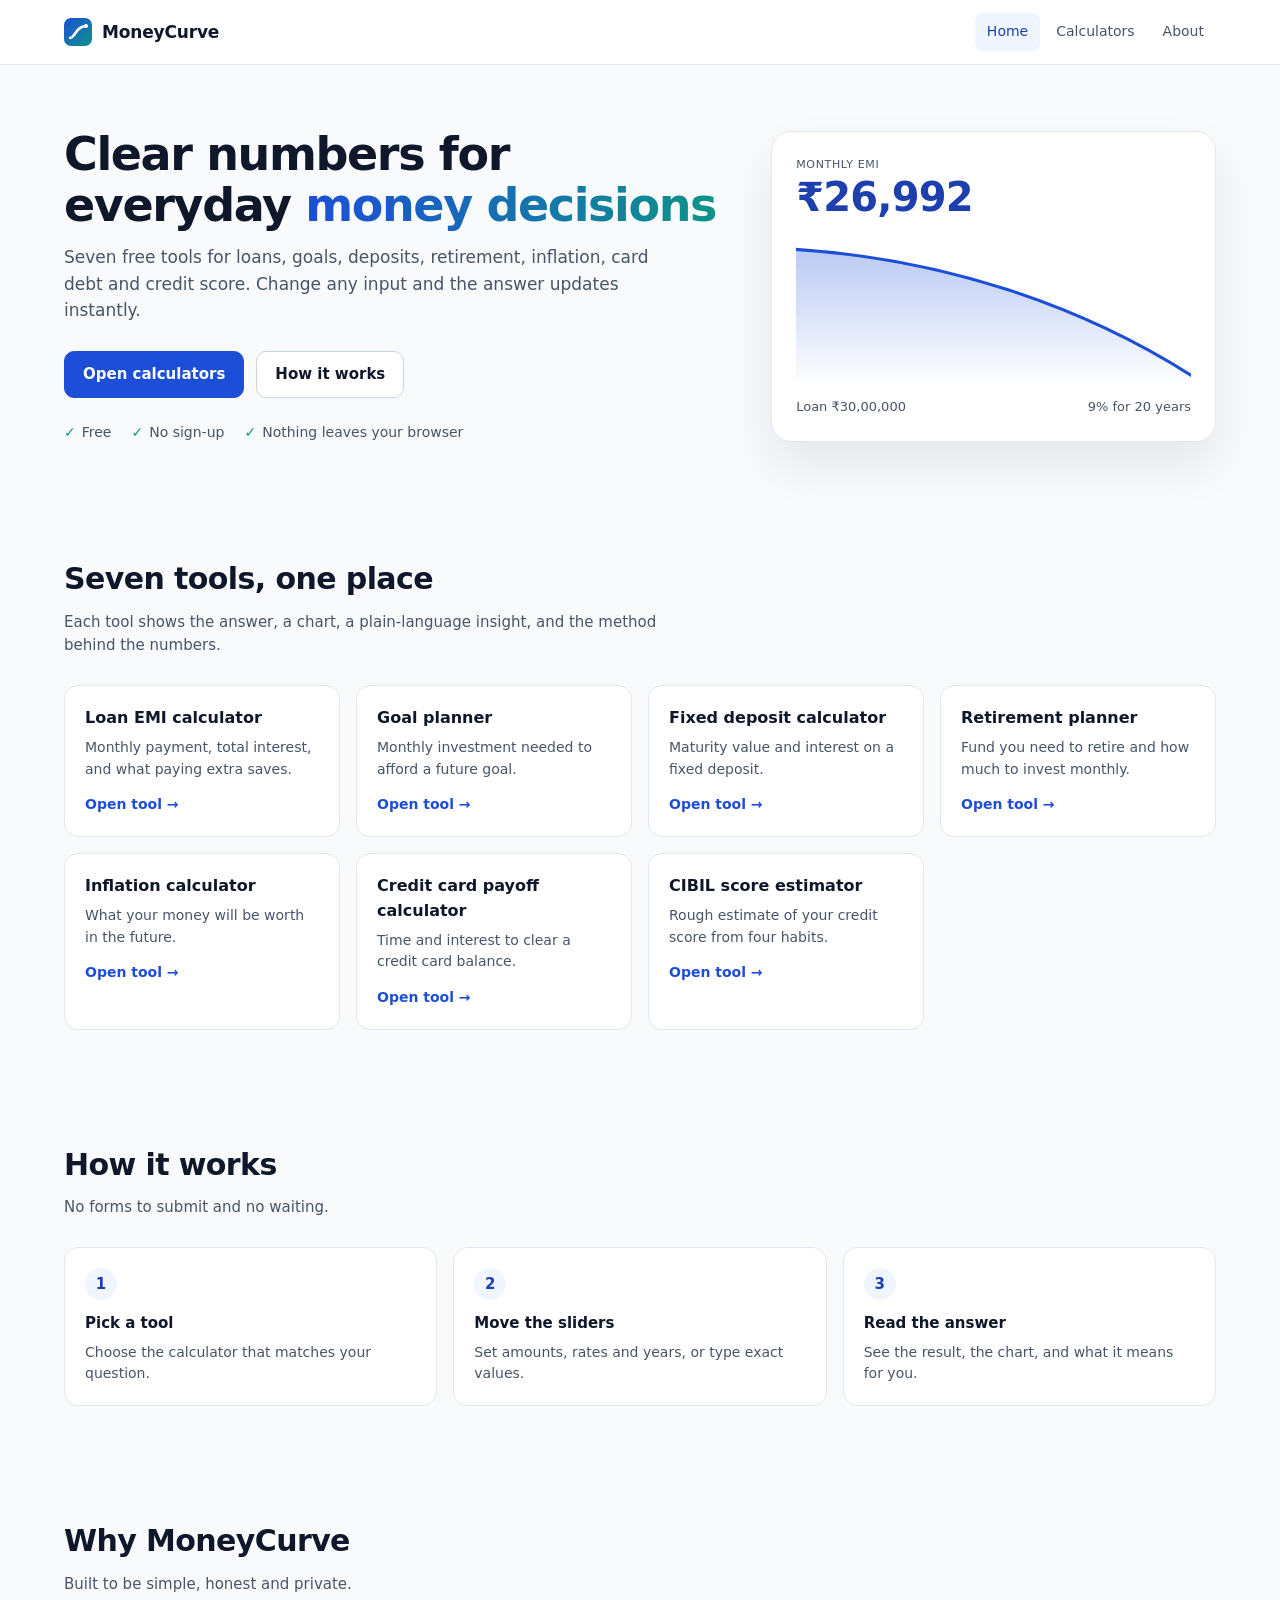
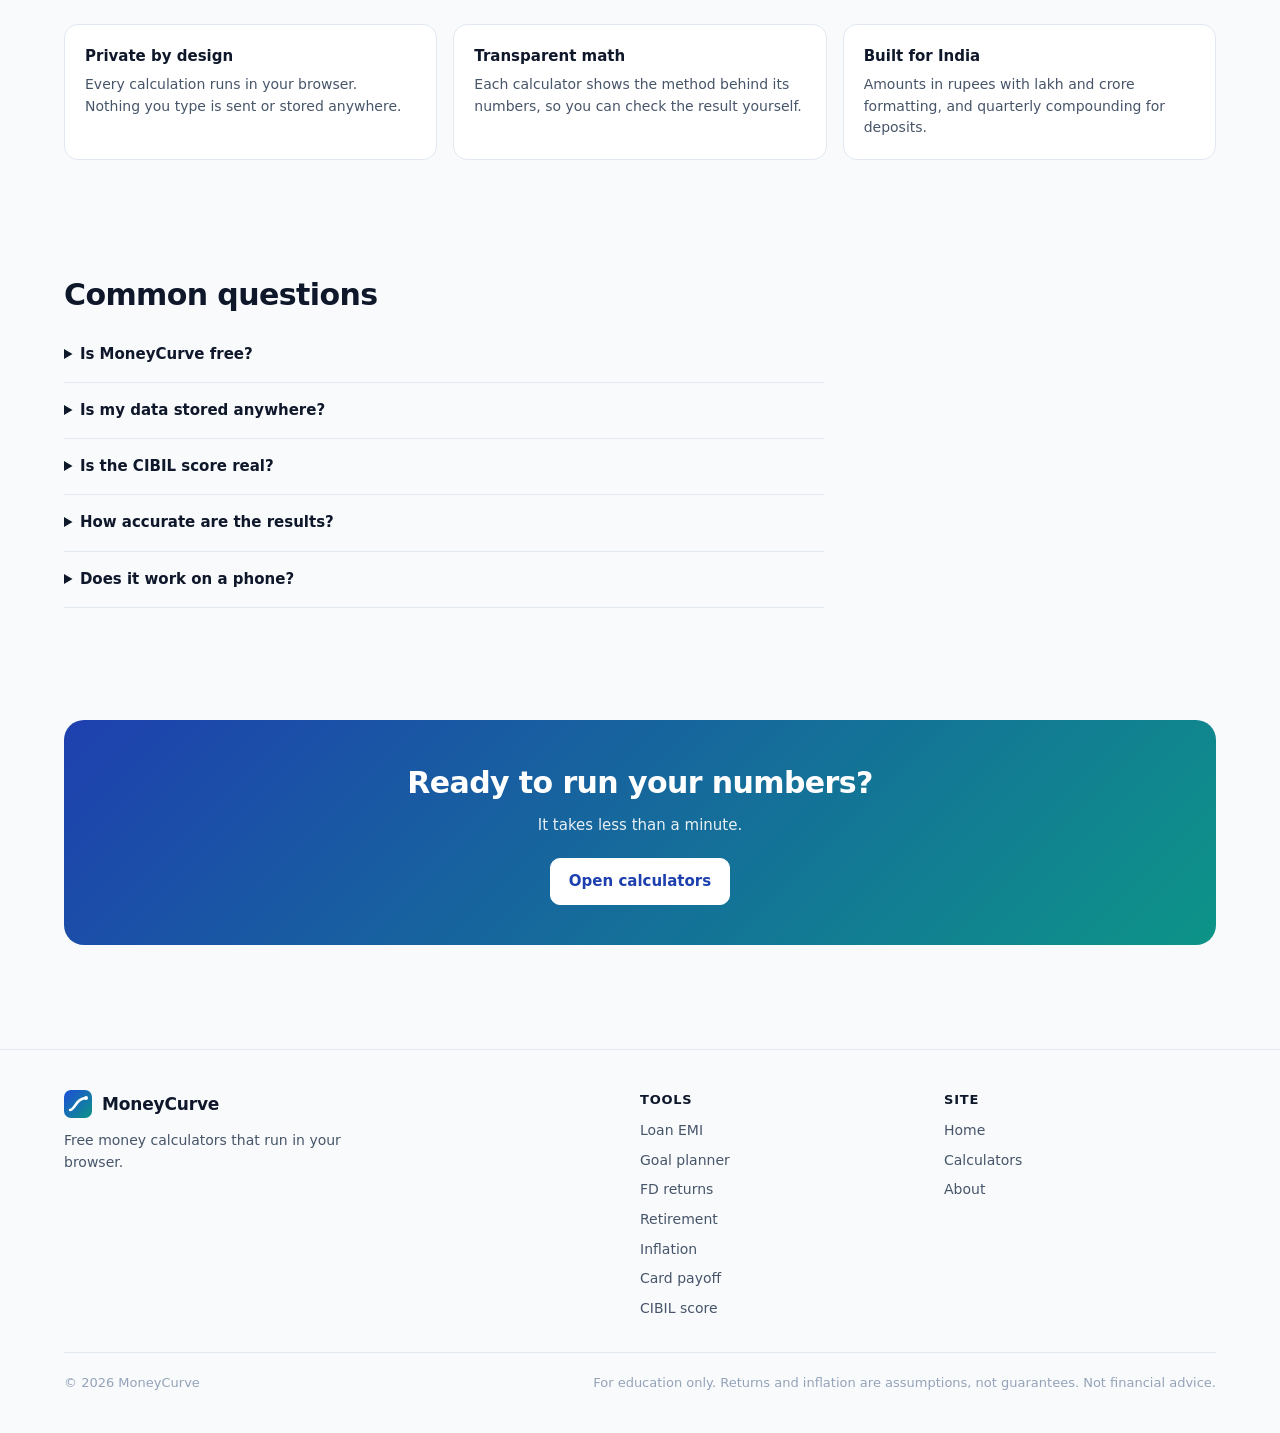
<file: index.html>
<!doctype html>
<html lang="en">
<head>
<meta charset="utf-8">
<meta name="viewport" content="width=device-width, initial-scale=1">
<meta name="description" content="Free calculators for loan EMI, goals, fixed deposits, retirement, inflation, credit card payoff and CIBIL score. Runs in your browser.">
<title>MoneyCurve — Free Money Calculators</title>
<link rel="icon" href="assets/favicon.svg" type="image/svg+xml">
<link rel="stylesheet" href="css/styles.css">
</head>
<body>
<header class="site-header">
  <div class="wrap site-header-in">
    <a class="brand" href="index.html"><svg viewBox="0 0 28 28" aria-hidden="true"><defs><linearGradient id="logo-fill" x1="0" y1="0" x2="1" y2="1"><stop offset="0" stop-color="#1d4ed8"/><stop offset="1" stop-color="#0d9488"/></linearGradient></defs><rect width="28" height="28" rx="7" fill="url(#logo-fill)"/><path d="M6 20c5 0 6-12 16-12" fill="none" stroke="#ffffff" stroke-width="2.5" stroke-linecap="round"/><circle cx="22" cy="8" r="2" fill="#ffffff"/></svg>MoneyCurve</a>
    <button class="menu-toggle" type="button" aria-label="Menu" aria-expanded="false" aria-controls="site-nav">
      <svg viewBox="0 0 24 24" aria-hidden="true"><path d="M4 7h16M4 12h16M4 17h16"/></svg>
    </button>
    <nav class="site-nav" id="site-nav" aria-label="Main">
      <a href="index.html" aria-current="page">Home</a>
      <a href="calculator.html">Calculators</a>
      <a href="about.html">About</a>
    </nav>
  </div>
</header>

<main class="wrap">
  <section class="home-hero">
    <div>
      <h1>Clear numbers for everyday <span>money decisions</span></h1>
      <p class="lead">Seven free tools for loans, goals, deposits, retirement, inflation, card debt and credit score. Change any input and the answer updates instantly.</p>
      <div class="hero-actions">
        <a class="button" href="calculator.html">Open calculators</a>
        <a class="button ghost" href="#how">How it works</a>
      </div>
      <ul class="hero-points">
        <li>Free</li>
        <li>No sign-up</li>
        <li>Nothing leaves your browser</li>
      </ul>
    </div>
    <div class="preview" aria-hidden="true">
      <div class="k">Monthly EMI</div>
      <div class="v">₹26,992</div>
      <svg viewBox="0 0 320 120">
        <defs><linearGradient id="preview-fill" x1="0" y1="0" x2="0" y2="1">
          <stop offset="0" stop-color="#1d4ed8" stop-opacity="0.3"/><stop offset="1" stop-color="#1d4ed8" stop-opacity="0"/>
        </linearGradient></defs>
        <path d="M0 10C120 18 230 55 320 112V120H0Z" fill="url(#preview-fill)"/>
        <path d="M0 10C120 18 230 55 320 112" fill="none" stroke="#1d4ed8" stroke-width="2.5" stroke-linecap="round"/>
      </svg>
      <div class="preview-row"><span>Loan ₹30,00,000</span><span>9% for 20 years</span></div>
    </div>
  </section>

  <section class="section" id="tools">
    <h2 class="section-title">Seven tools, one place</h2>
    <p class="section-lead">Each tool shows the answer, a chart, a plain-language insight, and the method behind the numbers.</p>
    <div class="tool-grid" data-tool-grid></div>
  </section>

  <section class="section" id="how">
    <h2 class="section-title">How it works</h2>
    <p class="section-lead">No forms to submit and no waiting.</p>
    <div class="steps">
      <div><h3>Pick a tool</h3><p>Choose the calculator that matches your question.</p></div>
      <div><h3>Move the sliders</h3><p>Set amounts, rates and years, or type exact values.</p></div>
      <div><h3>Read the answer</h3><p>See the result, the chart, and what it means for you.</p></div>
    </div>
  </section>

  <section class="section">
    <h2 class="section-title">Why MoneyCurve</h2>
    <p class="section-lead">Built to be simple, honest and private.</p>
    <div class="trust">
      <div><h3>Private by design</h3><p>Every calculation runs in your browser. Nothing you type is sent or stored anywhere.</p></div>
      <div><h3>Transparent math</h3><p>Each calculator shows the method behind its numbers, so you can check the result yourself.</p></div>
      <div><h3>Built for India</h3><p>Amounts in rupees with lakh and crore formatting, and quarterly compounding for deposits.</p></div>
    </div>
  </section>

  <section class="section">
    <h2 class="section-title">Common questions</h2>
    <div class="faq">
      <details><summary>Is MoneyCurve free?</summary><p>Yes. Every tool is free and needs no account.</p></details>
      <details><summary>Is my data stored anywhere?</summary><p>No. All math runs inside your browser. The site has no server that receives your numbers.</p></details>
      <details><summary>Is the CIBIL score real?</summary><p>No. It is an estimate from four habits. Your real score comes from your credit report at the official CIBIL website.</p></details>
      <details><summary>How accurate are the results?</summary><p>The formulas are standard, but returns and inflation are your assumptions. Banks may also add fees and taxes that are not included.</p></details>
      <details><summary>Does it work on a phone?</summary><p>Yes. The layout adapts to phone, tablet and desktop screens.</p></details>
    </div>
  </section>

  <section class="section">
    <div class="cta-band">
      <h2>Ready to run your numbers?</h2>
      <p>It takes less than a minute.</p>
      <a class="button light" href="calculator.html">Open calculators</a>
    </div>
  </section>
</main>

<footer class="site-footer">
  <div class="wrap">
    <div class="foot-grid">
      <div>
        <a class="brand" href="index.html"><svg viewBox="0 0 28 28" aria-hidden="true"><defs><linearGradient id="logo-fill" x1="0" y1="0" x2="1" y2="1"><stop offset="0" stop-color="#1d4ed8"/><stop offset="1" stop-color="#0d9488"/></linearGradient></defs><rect width="28" height="28" rx="7" fill="url(#logo-fill)"/><path d="M6 20c5 0 6-12 16-12" fill="none" stroke="#ffffff" stroke-width="2.5" stroke-linecap="round"/><circle cx="22" cy="8" r="2" fill="#ffffff"/></svg>MoneyCurve</a>
        <p>Free money calculators that run in your browser.</p>
      </div>
      <div>
        <h4>Tools</h4>
        <div class="foot-links" data-tool-links></div>
      </div>
      <div>
        <h4>Site</h4>
        <div class="foot-links">
          <a href="index.html">Home</a>
          <a href="calculator.html">Calculators</a>
          <a href="about.html">About</a>
        </div>
      </div>
    </div>
    <div class="foot-bottom">
      <span>© <span data-year></span> MoneyCurve</span>
      <span>For education only. Returns and inflation are assumptions, not guarantees. Not financial advice.</span>
    </div>
  </div>
</footer>

<script src="js/data.js"></script>
<script src="js/site.js"></script>
</body>
</html>
</file>
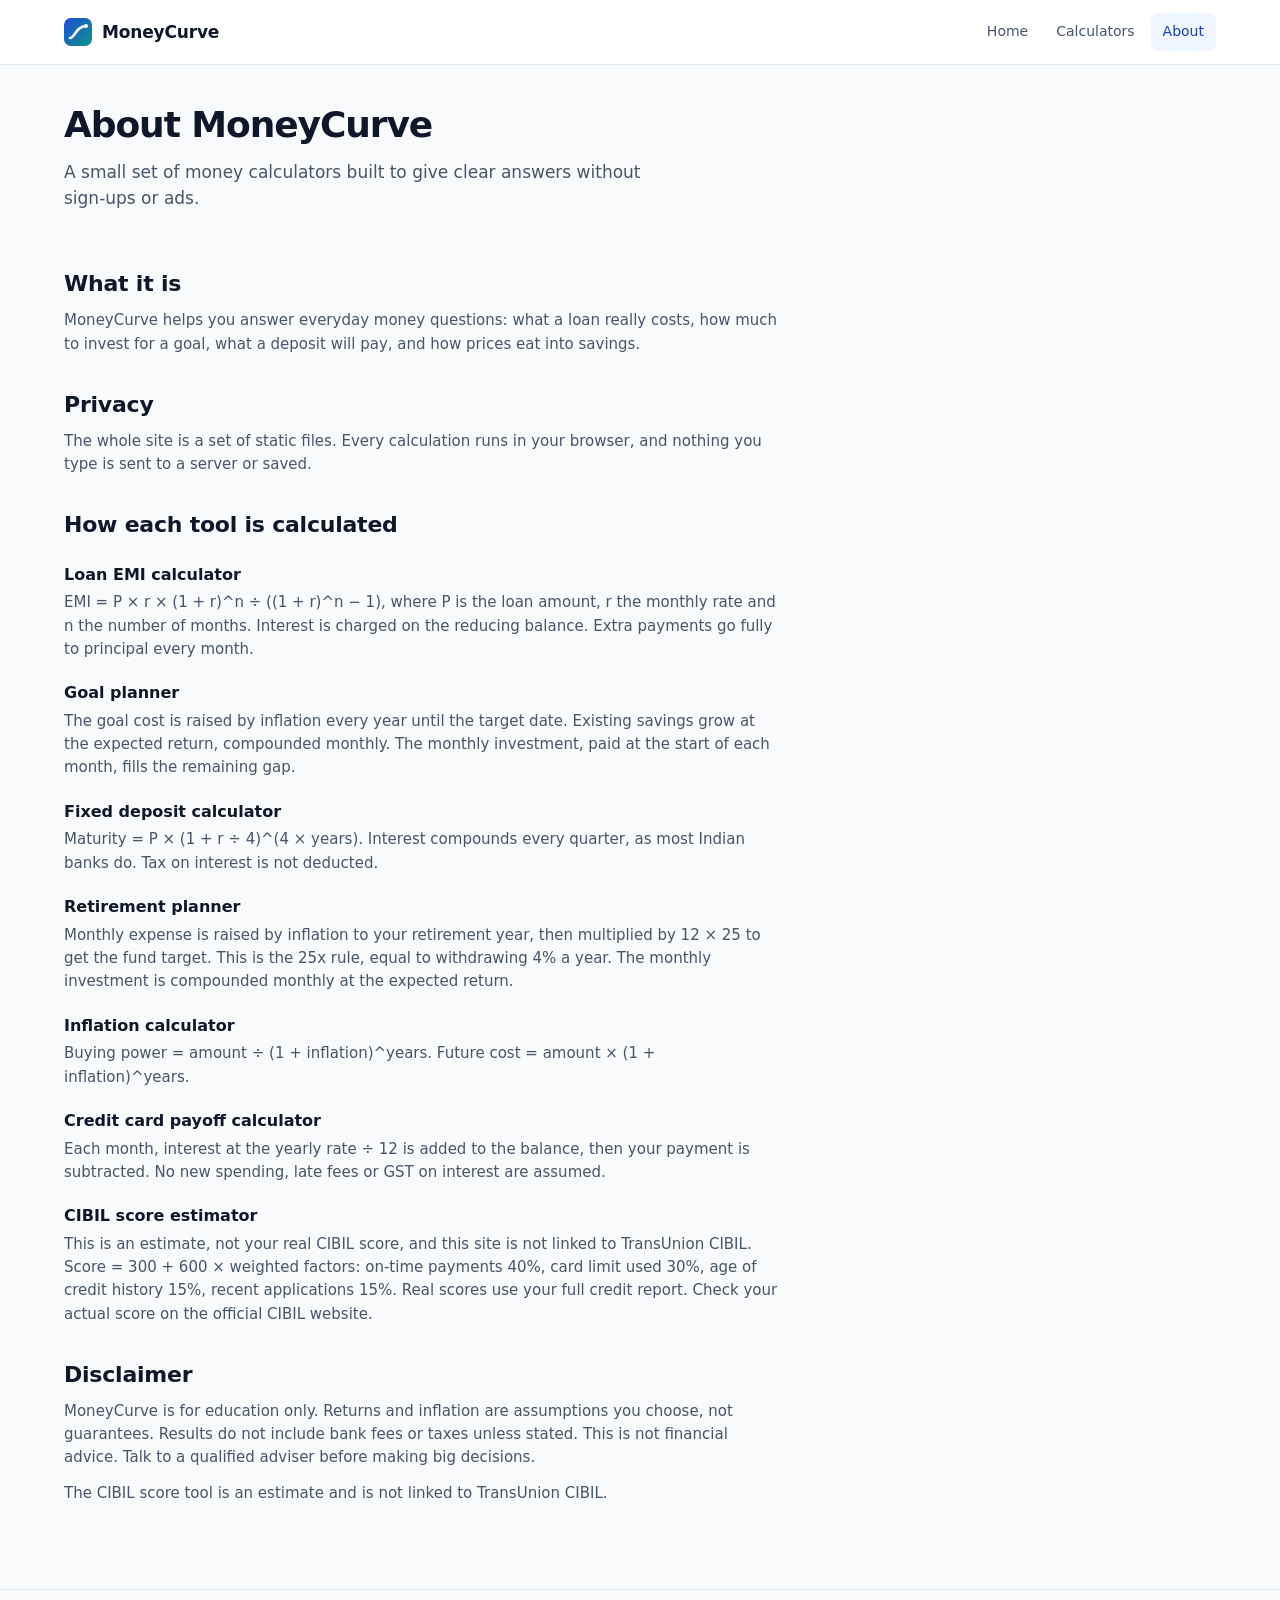
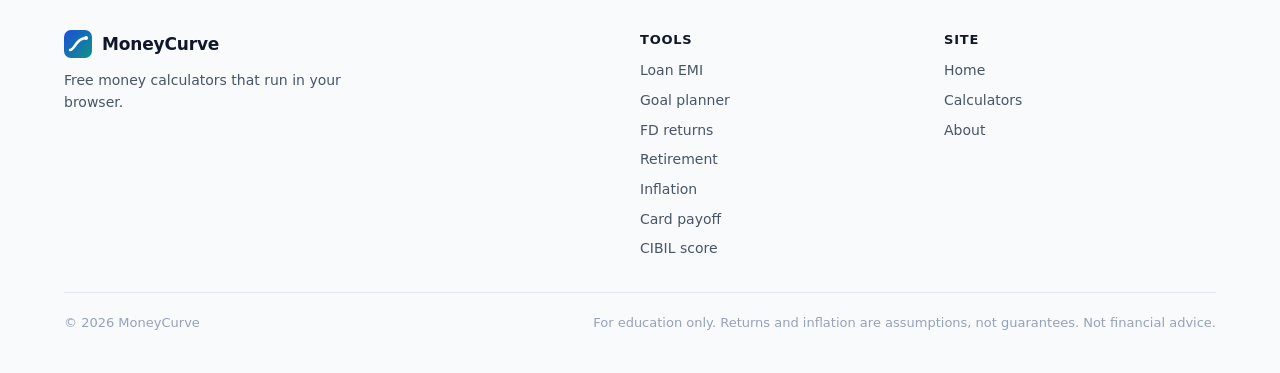
<file: about.html>
<!doctype html>
<html lang="en">
<head>
<meta charset="utf-8">
<meta name="viewport" content="width=device-width, initial-scale=1">
<meta name="description" content="What MoneyCurve is, how each calculator works, and how your privacy is protected.">
<title>About — MoneyCurve</title>
<link rel="icon" href="assets/favicon.svg" type="image/svg+xml">
<link rel="stylesheet" href="css/styles.css">
</head>
<body>
<header class="site-header">
  <div class="wrap site-header-in">
    <a class="brand" href="index.html"><svg viewBox="0 0 28 28" aria-hidden="true"><defs><linearGradient id="logo-fill" x1="0" y1="0" x2="1" y2="1"><stop offset="0" stop-color="#1d4ed8"/><stop offset="1" stop-color="#0d9488"/></linearGradient></defs><rect width="28" height="28" rx="7" fill="url(#logo-fill)"/><path d="M6 20c5 0 6-12 16-12" fill="none" stroke="#ffffff" stroke-width="2.5" stroke-linecap="round"/><circle cx="22" cy="8" r="2" fill="#ffffff"/></svg>MoneyCurve</a>
    <button class="menu-toggle" type="button" aria-label="Menu" aria-expanded="false" aria-controls="site-nav">
      <svg viewBox="0 0 24 24" aria-hidden="true"><path d="M4 7h16M4 12h16M4 17h16"/></svg>
    </button>
    <nav class="site-nav" id="site-nav" aria-label="Main">
      <a href="index.html">Home</a>
      <a href="calculator.html">Calculators</a>
      <a href="about.html" aria-current="page">About</a>
    </nav>
  </div>
</header>

<main class="wrap">
  <section class="page-head">
    <h1>About MoneyCurve</h1>
    <p class="lead">A small set of money calculators built to give clear answers without sign-ups or ads.</p>
  </section>

  <section class="prose">
    <h2>What it is</h2>
    <p>MoneyCurve helps you answer everyday money questions: what a loan really costs, how much to invest for a goal, what a deposit will pay, and how prices eat into savings.</p>

    <h2>Privacy</h2>
    <p>The whole site is a set of static files. Every calculation runs in your browser, and nothing you type is sent to a server or saved.</p>

    <h2>How each tool is calculated</h2>
    <div data-methods></div>

    <h2>Disclaimer</h2>
    <p>MoneyCurve is for education only. Returns and inflation are assumptions you choose, not guarantees. Results do not include bank fees or taxes unless stated. This is not financial advice. Talk to a qualified adviser before making big decisions.</p>
    <p>The CIBIL score tool is an estimate and is not linked to TransUnion CIBIL.</p>
  </section>
</main>

<footer class="site-footer">
  <div class="wrap">
    <div class="foot-grid">
      <div>
        <a class="brand" href="index.html"><svg viewBox="0 0 28 28" aria-hidden="true"><defs><linearGradient id="logo-fill" x1="0" y1="0" x2="1" y2="1"><stop offset="0" stop-color="#1d4ed8"/><stop offset="1" stop-color="#0d9488"/></linearGradient></defs><rect width="28" height="28" rx="7" fill="url(#logo-fill)"/><path d="M6 20c5 0 6-12 16-12" fill="none" stroke="#ffffff" stroke-width="2.5" stroke-linecap="round"/><circle cx="22" cy="8" r="2" fill="#ffffff"/></svg>MoneyCurve</a>
        <p>Free money calculators that run in your browser.</p>
      </div>
      <div>
        <h4>Tools</h4>
        <div class="foot-links" data-tool-links></div>
      </div>
      <div>
        <h4>Site</h4>
        <div class="foot-links">
          <a href="index.html">Home</a>
          <a href="calculator.html">Calculators</a>
          <a href="about.html">About</a>
        </div>
      </div>
    </div>
    <div class="foot-bottom">
      <span>© <span data-year></span> MoneyCurve</span>
      <span>For education only. Returns and inflation are assumptions, not guarantees. Not financial advice.</span>
    </div>
  </div>
</footer>

<script src="js/data.js"></script>
<script src="js/site.js"></script>
</body>
</html>
</file>
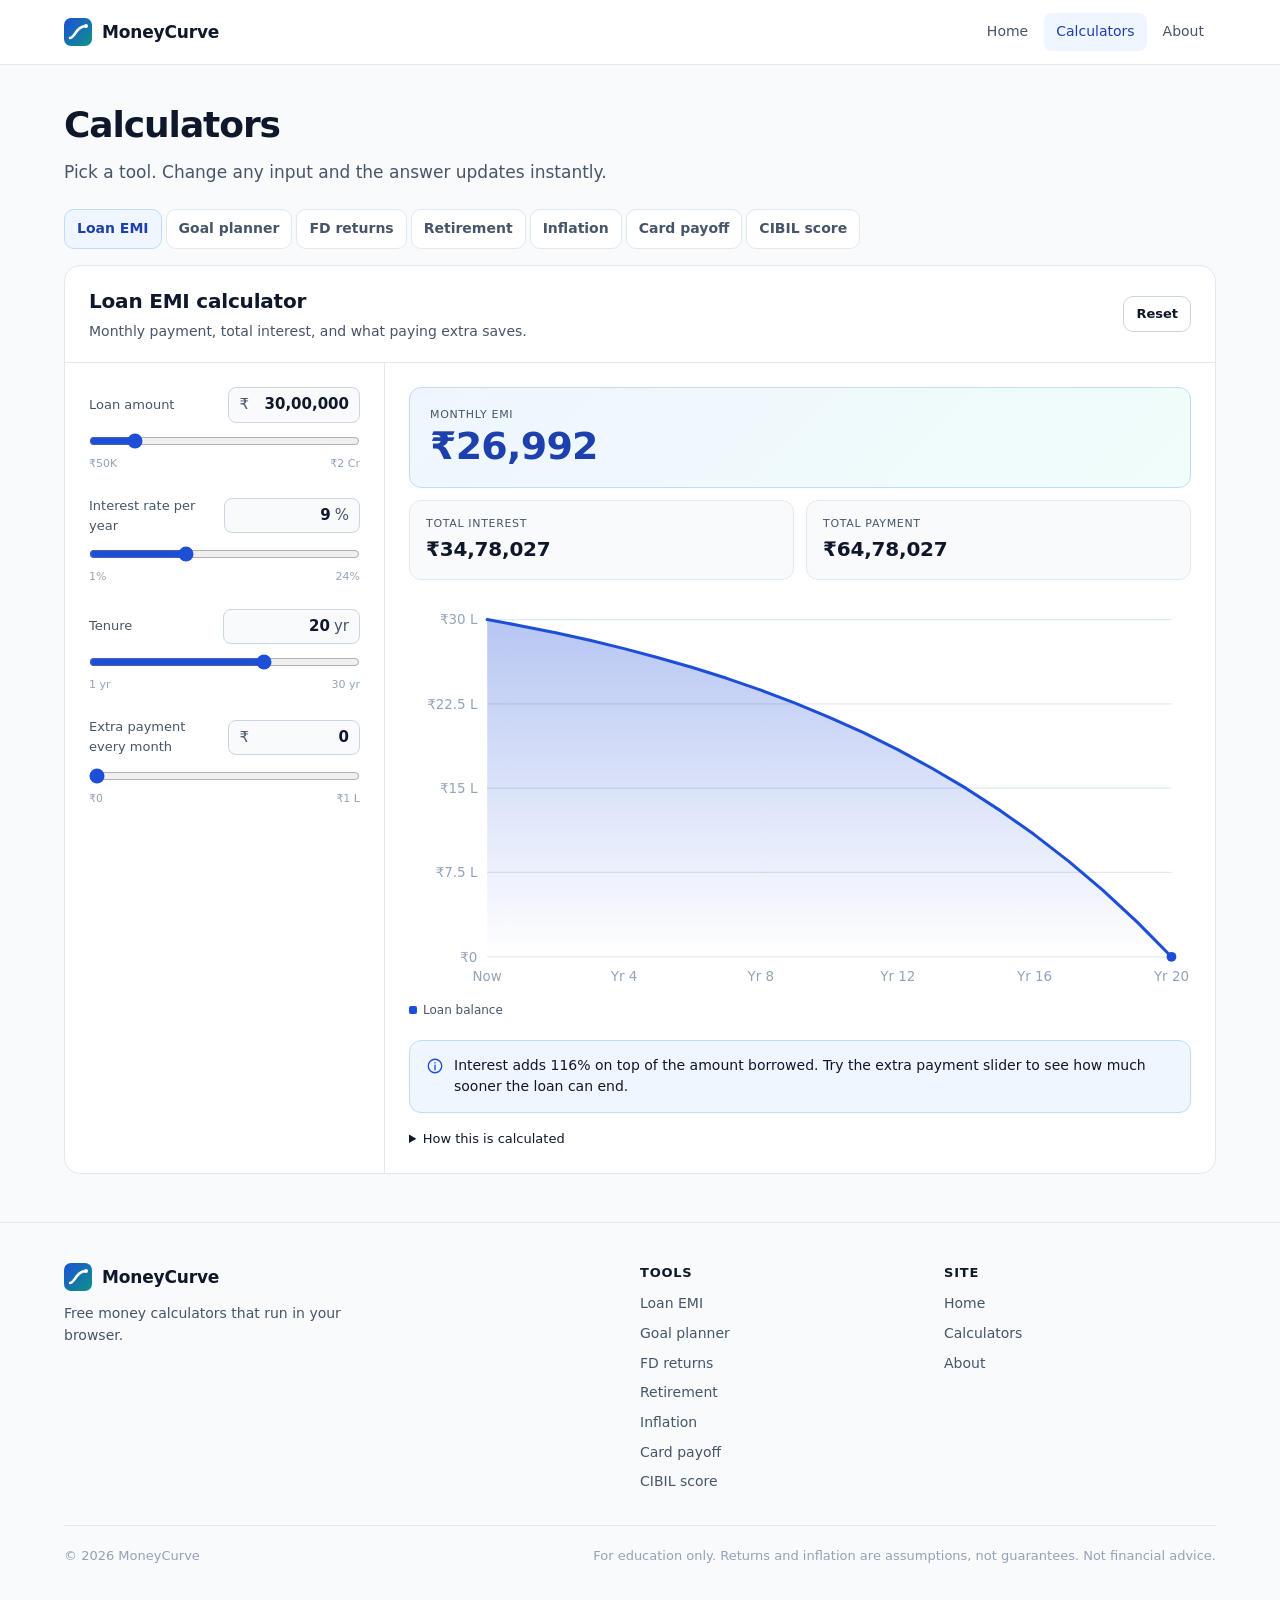
<file: calculator.html>
<!doctype html>
<html lang="en">
<head>
<meta charset="utf-8">
<meta name="viewport" content="width=device-width, initial-scale=1">
<meta name="description" content="Loan EMI, goal planner, FD returns, retirement, inflation, card payoff and CIBIL score estimator.">
<title>Calculators — MoneyCurve</title>
<link rel="icon" href="assets/favicon.svg" type="image/svg+xml">
<link rel="stylesheet" href="css/styles.css">
</head>
<body>
<header class="site-header">
  <div class="wrap site-header-in">
    <a class="brand" href="index.html"><svg viewBox="0 0 28 28" aria-hidden="true"><defs><linearGradient id="logo-fill" x1="0" y1="0" x2="1" y2="1"><stop offset="0" stop-color="#1d4ed8"/><stop offset="1" stop-color="#0d9488"/></linearGradient></defs><rect width="28" height="28" rx="7" fill="url(#logo-fill)"/><path d="M6 20c5 0 6-12 16-12" fill="none" stroke="#ffffff" stroke-width="2.5" stroke-linecap="round"/><circle cx="22" cy="8" r="2" fill="#ffffff"/></svg>MoneyCurve</a>
    <button class="menu-toggle" type="button" aria-label="Menu" aria-expanded="false" aria-controls="site-nav">
      <svg viewBox="0 0 24 24" aria-hidden="true"><path d="M4 7h16M4 12h16M4 17h16"/></svg>
    </button>
    <nav class="site-nav" id="site-nav" aria-label="Main">
      <a href="index.html">Home</a>
      <a href="calculator.html" aria-current="page">Calculators</a>
      <a href="about.html">About</a>
    </nav>
  </div>
</header>

<main class="wrap">
  <section class="page-head">
    <h1>Calculators</h1>
    <p class="lead">Pick a tool. Change any input and the answer updates instantly.</p>
  </section>

  <nav class="nav tool-tabs" id="nav" role="tablist" aria-label="Calculators"></nav>

  <section class="panel">
    <div class="panel-head">
      <div>
        <h2 id="calc-title"></h2>
        <p id="calc-desc"></p>
      </div>
      <button class="button ghost small" id="reset" type="button">Reset</button>
    </div>
    <div class="work">
      <div class="controls" id="controls"></div>
      <div class="results">
        <div class="stats" id="stats"></div>
        <div class="chart-box">
          <svg id="chart" viewBox="0 0 640 320" role="img" aria-label="Chart of results"></svg>
          <div class="tip" id="tip" hidden></div>
        </div>
        <div class="legend" id="legend"></div>
        <div class="note">
          <svg viewBox="0 0 24 24" aria-hidden="true"><circle cx="12" cy="12" r="9"/><path d="M12 11v6M12 7.5v.5"/></svg>
          <p id="note"></p>
        </div>
        <details class="method">
          <summary>How this is calculated</summary>
          <p id="method"></p>
        </details>
      </div>
    </div>
  </section>
</main>

<footer class="site-footer">
  <div class="wrap">
    <div class="foot-grid">
      <div>
        <a class="brand" href="index.html"><svg viewBox="0 0 28 28" aria-hidden="true"><defs><linearGradient id="logo-fill" x1="0" y1="0" x2="1" y2="1"><stop offset="0" stop-color="#1d4ed8"/><stop offset="1" stop-color="#0d9488"/></linearGradient></defs><rect width="28" height="28" rx="7" fill="url(#logo-fill)"/><path d="M6 20c5 0 6-12 16-12" fill="none" stroke="#ffffff" stroke-width="2.5" stroke-linecap="round"/><circle cx="22" cy="8" r="2" fill="#ffffff"/></svg>MoneyCurve</a>
        <p>Free money calculators that run in your browser.</p>
      </div>
      <div>
        <h4>Tools</h4>
        <div class="foot-links" data-tool-links></div>
      </div>
      <div>
        <h4>Site</h4>
        <div class="foot-links">
          <a href="index.html">Home</a>
          <a href="calculator.html">Calculators</a>
          <a href="about.html">About</a>
        </div>
      </div>
    </div>
    <div class="foot-bottom">
      <span>© <span data-year></span> MoneyCurve</span>
      <span>For education only. Returns and inflation are assumptions, not guarantees. Not financial advice.</span>
    </div>
  </div>
</footer>

<script src="js/data.js"></script>
<script src="js/site.js"></script>
<script src="js/calculators.js"></script>
<script src="js/charts.js"></script>
<script src="js/app.js"></script>
</body>
</html>
</file>
<file: css/styles.css>
/* MoneyCurve styles. Change colors in :root below. */
:root {
  color-scheme: light;
  --bg: #f8fafc; --panel: #ffffff; --raised: #f8fafc;
  --text: #0f172a; --muted: #475569; --faint: #94a3b8;
  --line: #e2e8f0; --line-strong: #cbd5e1;
  --a: #1d4ed8; --a-strong: #1e40af; --b: #0d9488;
  --soft: #eff6ff; --soft-line: #bfdbfe;
}
* { box-sizing: border-box; }
body {
  margin: 0; background: var(--bg); color: var(--text);
  font: 15px/1.55 Inter, system-ui, -apple-system, "Segoe UI", Roboto, sans-serif;
  -webkit-font-smoothing: antialiased;
}
.wrap { max-width: 1200px; margin: 0 auto; padding: 0 16px; }
@media (min-width: 760px) { .wrap { padding: 0 24px; } }
:focus-visible { outline: 2px solid var(--a); outline-offset: 2px; }

.hero { padding: 48px 0 32px; }
h1 { margin: 0 0 14px; max-width: 720px; font-size: clamp(30px, 5vw, 46px); line-height: 1.1; letter-spacing: -0.03em; font-weight: 700; }
h1 span { background: linear-gradient(90deg, var(--a), var(--b)); -webkit-background-clip: text; background-clip: text; color: transparent; }
.lead { margin: 0; max-width: 600px; color: var(--muted); font-size: 17px; }

.nav { display: flex; gap: 4px; min-width: 0; overflow-x: auto; scrollbar-width: none; }
.nav::-webkit-scrollbar { display: none; }
.nav button {
  display: flex; align-items: center; gap: 8px; flex: none; white-space: nowrap;
  border: 1px solid transparent; background: transparent; color: var(--muted);
  font: inherit; font-weight: 600; font-size: 14px; padding: 8px 12px; border-radius: 10px; cursor: pointer;
}
.nav button:hover { color: var(--text); background: var(--raised); }
.nav button[aria-selected="true"] { background: var(--soft); border-color: var(--soft-line); color: var(--a-strong); }

.panel { background: var(--panel); border: 1px solid var(--line); border-radius: 16px; min-width: 0; }
.panel-head { padding: 20px 24px; border-bottom: 1px solid var(--line); }
h2 { margin: 0 0 4px; font-size: 20px; letter-spacing: -0.01em; }
.panel-head p { margin: 0; color: var(--muted); font-size: 14px; }
.work { display: grid; grid-template-columns: minmax(0, 1fr); }
.controls { padding: 24px; border-bottom: 1px solid var(--line); }
.results { padding: 24px; min-width: 0; }
@media (min-width: 760px) {
  .work { grid-template-columns: 320px minmax(0, 1fr); }
  .controls { border-bottom: 0; border-right: 1px solid var(--line); }
}

.field { margin-bottom: 24px; }
.field:last-child { margin-bottom: 0; }
.field-head { display: flex; justify-content: space-between; align-items: center; gap: 8px; margin-bottom: 10px; }
.field label { font-size: 13px; font-weight: 500; color: var(--muted); }
.num { display: flex; align-items: center; gap: 4px; flex: none; background: var(--raised); border: 1px solid var(--line-strong);
  border-radius: 8px; padding: 5px 10px; font-weight: 600; font-variant-numeric: tabular-nums; }
.num:focus-within { border-color: var(--a); }
.num span { color: var(--muted); font-weight: 500; }
.num input { width: 96px; border: 0; outline: 0; background: transparent; color: inherit; font: inherit; font-weight: 600; text-align: right; padding: 0; }
input[type="range"] { display: block; width: 100%; margin: 0; accent-color: var(--a); }
.ends { display: flex; justify-content: space-between; margin-top: 6px; font-size: 11px; color: var(--faint); }

.stats { display: grid; grid-template-columns: 1fr 1fr; gap: 12px; margin-bottom: 20px; }
@media (max-width: 420px) { .stats { grid-template-columns: 1fr; } }
.stat { min-width: 0; padding: 14px 16px; border: 1px solid var(--line); border-radius: 12px; background: var(--raised); }
.stat .k { font-size: 11px; font-weight: 500; letter-spacing: 0.06em; text-transform: uppercase; color: var(--muted); }
.stat .v { margin-top: 2px; font-size: 20px; font-weight: 650; letter-spacing: -0.01em; font-variant-numeric: tabular-nums; overflow-wrap: anywhere; }
.stat.main { grid-column: 1 / -1; padding: 18px 20px; border-color: var(--soft-line); background: linear-gradient(135deg, #eff6ff, #f0fdfa); }
.stat.main .v { font-size: clamp(28px, 5vw, 38px); line-height: 1.15; letter-spacing: -0.02em; color: var(--a-strong); }

.chart-box { position: relative; }
#chart { display: block; width: 100%; height: auto; touch-action: pan-y; }
.gridline { stroke: var(--line); stroke-width: 1; }
.guide { stroke: var(--line-strong); stroke-width: 1; }
.axis { fill: var(--faint); font-size: 11px; }
.line-a { fill: none; stroke: var(--a); stroke-width: 2.5; stroke-linejoin: round; stroke-linecap: round; }
.line-b { fill: none; stroke: var(--b); stroke-width: 2; stroke-dasharray: 5 5; }
.dot-a { fill: var(--a); }
.dot-b { fill: var(--b); }
.tip { position: absolute; top: 0; max-width: 100%; pointer-events: none; padding: 8px 10px; font-size: 12px;
  font-variant-numeric: tabular-nums; background: #ffffff; border: 1px solid var(--line-strong); border-radius: 10px;
  box-shadow: 0 8px 24px rgba(15, 23, 42, 0.12); }
.tip b { display: block; margin-bottom: 2px; font-weight: 500; color: var(--muted); }
.tip i, .legend i { display: inline-block; width: 8px; height: 8px; margin-right: 6px; border-radius: 2px; }
.legend { display: flex; flex-wrap: wrap; gap: 16px; margin-top: 10px; font-size: 12px; color: var(--muted); }

.note { display: flex; gap: 10px; margin-top: 20px; padding: 14px 16px; font-size: 14px;
  background: var(--soft); border: 1px solid var(--soft-line); border-radius: 12px; }
.note svg { width: 18px; height: 18px; flex: none; margin-top: 2px; fill: none; stroke: var(--a); stroke-width: 1.8; stroke-linecap: round; }
.note p { margin: 0; }
.method { margin-top: 16px; font-size: 13px; color: var(--muted); }
.method summary { cursor: pointer; font-weight: 500; color: var(--text); }
.method p { margin: 8px 0 0; }

.trust { display: grid; gap: 16px; grid-template-columns: 1fr; margin-top: 48px; }
@media (min-width: 760px) { .trust { grid-template-columns: repeat(3, 1fr); } }
.trust div { padding: 20px; background: var(--panel); border: 1px solid var(--line); border-radius: 14px; }
.trust h3 { margin: 0 0 6px; font-size: 15px; }
.trust p { margin: 0; font-size: 14px; color: var(--muted); }

footer { margin-top: 48px; padding: 24px 0 40px; border-top: 1px solid var(--line); font-size: 13px; color: var(--faint); }
.foot-in { display: flex; flex-wrap: wrap; justify-content: space-between; gap: 8px 24px; }

/* ---------- Site header ---------- */
.site-header { position: sticky; top: 0; z-index: 10; background: rgba(255, 255, 255, 0.9);
  backdrop-filter: blur(12px); -webkit-backdrop-filter: blur(12px); border-bottom: 1px solid var(--line); }
.site-header-in { display: flex; align-items: center; justify-content: space-between; gap: 16px; height: 64px; }
.brand { display: flex; align-items: center; gap: 10px; font-weight: 700; font-size: 17px; letter-spacing: -0.01em;
  color: var(--text); text-decoration: none; }
.brand svg { width: 28px; height: 28px; }
.site-nav { display: flex; align-items: center; gap: 4px; }
.site-nav a { padding: 8px 12px; border-radius: 8px; font-size: 14px; font-weight: 500; color: var(--muted); text-decoration: none; }
.site-nav a:hover { color: var(--text); background: var(--raised); }
.site-nav a[aria-current="page"] { color: var(--a-strong); background: var(--soft); }
.menu-toggle { display: none; align-items: center; justify-content: center; width: 40px; height: 40px; padding: 0;
  border: 1px solid var(--line-strong); border-radius: 10px; background: var(--panel); color: var(--text); cursor: pointer; }
.menu-toggle svg { width: 20px; height: 20px; fill: none; stroke: currentColor; stroke-width: 2; stroke-linecap: round; }
@media (max-width: 720px) {
  .menu-toggle { display: inline-flex; }
  .site-nav { display: none; position: absolute; top: 64px; left: 0; right: 0; flex-direction: column; align-items: stretch;
    padding: 12px 16px 16px; background: var(--panel); border-bottom: 1px solid var(--line); }
  .site-nav.open { display: flex; }
  .site-nav a { padding: 12px; font-size: 16px; }
}

/* ---------- Buttons ---------- */
.button { display: inline-flex; align-items: center; justify-content: center; padding: 11px 18px; font: inherit; font-weight: 600;
  color: #ffffff; background: var(--a); border: 1px solid var(--a); border-radius: 10px; text-decoration: none; cursor: pointer; }
.button:hover { background: var(--a-strong); border-color: var(--a-strong); }
.button.ghost { color: var(--text); background: var(--panel); border-color: var(--line-strong); }
.button.ghost:hover { background: var(--raised); }
.button.small { padding: 7px 12px; font-size: 13px; }
.button.light { color: var(--a-strong); background: #ffffff; border-color: #ffffff; }

/* ---------- Home ---------- */
.home-hero { display: grid; gap: 40px; align-items: center; padding: 64px 0 56px; grid-template-columns: minmax(0, 1fr); }
@media (min-width: 900px) { .home-hero { grid-template-columns: minmax(0, 1.2fr) minmax(0, 0.8fr); } }
.hero-actions { display: flex; flex-wrap: wrap; gap: 12px; margin-top: 28px; }
.hero-points { display: flex; flex-wrap: wrap; gap: 8px 20px; margin: 24px 0 0; padding: 0; list-style: none; font-size: 14px; color: var(--muted); }
.hero-points li::before { content: "✓"; margin-right: 6px; font-weight: 700; color: var(--b); }
.preview { padding: 24px; background: var(--panel); border: 1px solid var(--line); border-radius: 20px;
  box-shadow: 0 24px 48px rgba(15, 23, 42, 0.08); }
.preview .k { font-size: 11px; font-weight: 500; letter-spacing: 0.06em; text-transform: uppercase; color: var(--muted); }
.preview .v { font-size: 40px; font-weight: 700; letter-spacing: -0.02em; line-height: 1.2; color: var(--a-strong); font-variant-numeric: tabular-nums; }
.preview svg { display: block; width: 100%; height: auto; margin: 16px 0 12px; }
.preview-row { display: flex; justify-content: space-between; font-size: 13px; color: var(--muted); }

.section { padding: 56px 0; }
.section-title { margin: 0 0 8px; font-size: clamp(22px, 3vw, 30px); letter-spacing: -0.02em; }
.section-lead { margin: 0 0 28px; max-width: 600px; color: var(--muted); }
.tool-grid { display: grid; gap: 16px; grid-template-columns: repeat(auto-fill, minmax(260px, 1fr)); }
.tool-card { display: block; padding: 20px; color: inherit; text-decoration: none; background: var(--panel);
  border: 1px solid var(--line); border-radius: 14px; transition: border-color 0.15s, box-shadow 0.15s, transform 0.15s; }
.tool-card:hover { border-color: var(--soft-line); box-shadow: 0 8px 24px rgba(15, 23, 42, 0.08); transform: translateY(-2px); }
.tool-card h3 { margin: 0 0 6px; font-size: 16px; }
.tool-card p { margin: 0; font-size: 14px; color: var(--muted); }
.tool-card .go { display: block; margin-top: 14px; font-size: 14px; font-weight: 600; color: var(--a); }
@media (prefers-reduced-motion: reduce) { .tool-card { transition: none; } .tool-card:hover { transform: none; } }

.steps { display: grid; gap: 16px; grid-template-columns: 1fr; counter-reset: step; }
@media (min-width: 760px) { .steps { grid-template-columns: repeat(3, 1fr); } }
.steps div { padding: 20px; background: var(--panel); border: 1px solid var(--line); border-radius: 14px; counter-increment: step; }
.steps div::before { content: counter(step); display: flex; align-items: center; justify-content: center; width: 32px; height: 32px;
  margin-bottom: 12px; font-weight: 700; color: var(--a-strong); background: var(--soft); border-radius: 50%; }
.steps h3 { margin: 0 0 6px; font-size: 15px; }
.steps p { margin: 0; font-size: 14px; color: var(--muted); }
.section .trust { margin-top: 0; }

.faq { max-width: 760px; }
.faq details { padding: 16px 0; border-bottom: 1px solid var(--line); }
.faq summary { font-weight: 600; cursor: pointer; }
.faq p { margin: 8px 0 0; color: var(--muted); }

.cta-band { padding: 40px 24px; text-align: center; color: #ffffff; border-radius: 20px;
  background: linear-gradient(135deg, var(--a-strong), var(--b)); }
.cta-band h2 { margin: 0 0 8px; font-size: clamp(22px, 3vw, 30px); letter-spacing: -0.02em; }
.cta-band p { margin: 0 0 20px; opacity: 0.9; }

/* ---------- Inner pages ---------- */
.page-head { padding: 40px 0 24px; }
.page-head h1 { font-size: clamp(26px, 4vw, 36px); }
.tool-tabs { margin-bottom: 16px; }
.tool-tabs button { background: var(--panel); border-color: var(--line); }
@media (min-width: 760px) { .tool-tabs { flex-wrap: wrap; } }
.panel-head { display: flex; align-items: center; justify-content: space-between; gap: 16px; }
.prose { max-width: 720px; padding-bottom: 24px; }
.prose h2 { margin: 32px 0 8px; font-size: 22px; }
.prose h3 { margin: 20px 0 4px; font-size: 16px; }
.prose p, .prose li { color: var(--muted); }
.prose p { margin: 0 0 12px; }

/* ---------- Footer ---------- */
.foot-grid { display: grid; gap: 32px; grid-template-columns: 1fr; padding: 16px 0 32px; }
@media (min-width: 760px) { .foot-grid { grid-template-columns: 2fr 1fr 1fr; } }
.foot-grid p { margin: 12px 0 0; max-width: 320px; font-size: 14px; color: var(--muted); }
.foot-grid h4 { margin: 0 0 10px; font-size: 13px; letter-spacing: 0.06em; text-transform: uppercase; color: var(--text); }
.foot-links { display: grid; gap: 8px; }
.foot-links a { font-size: 14px; color: var(--muted); text-decoration: none; }
.foot-links a:hover { color: var(--a); }
.foot-bottom { display: flex; flex-wrap: wrap; justify-content: space-between; gap: 8px 24px; padding-top: 20px; border-top: 1px solid var(--line); }
</file>
